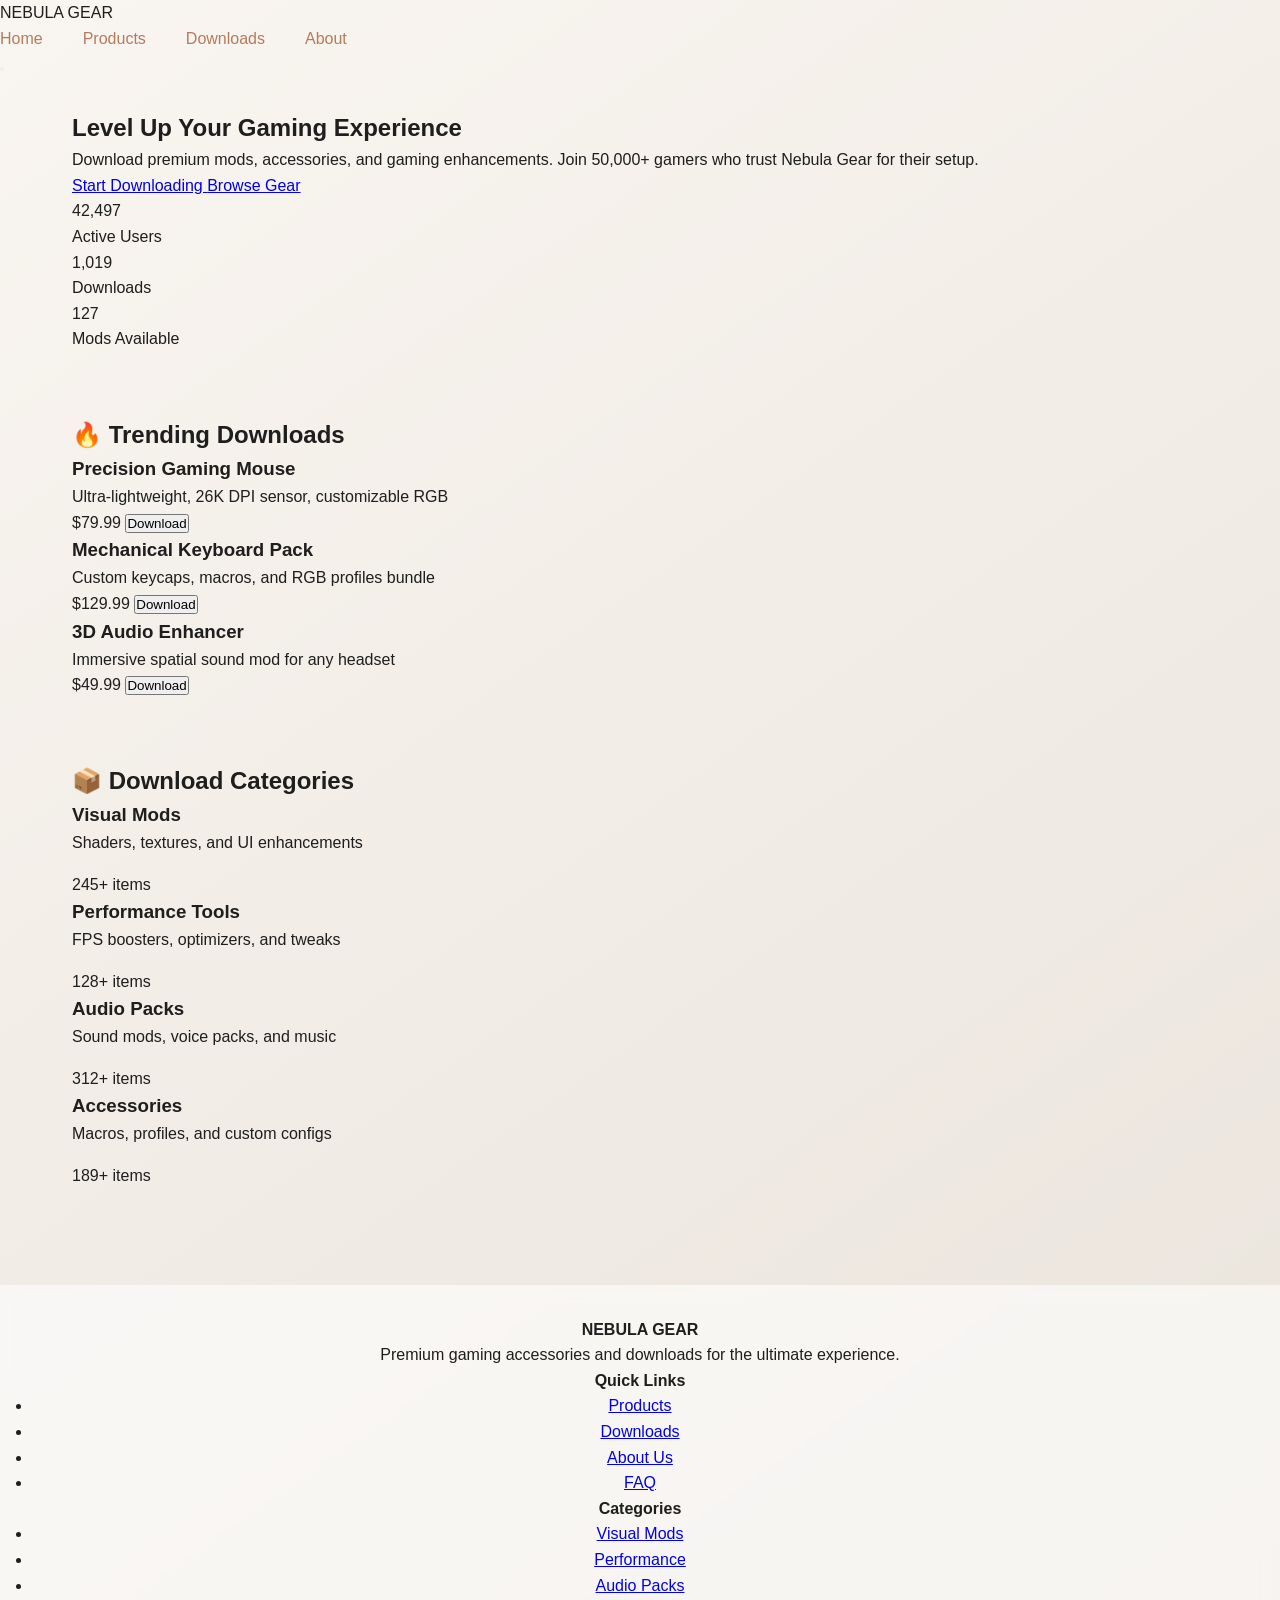
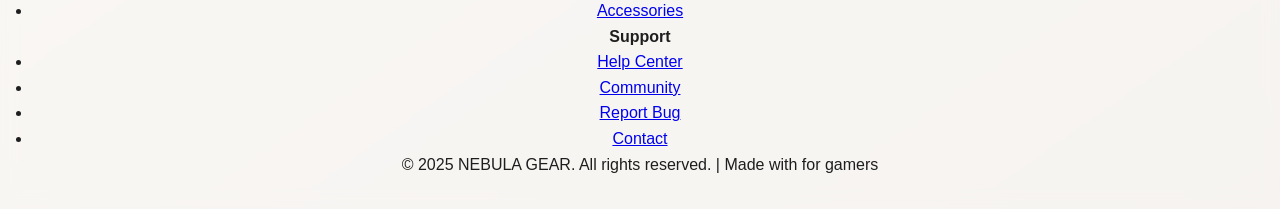
<file: index.html>
<!DOCTYPE html>
<html lang="en">
<head>
  <meta charset="UTF-8">
  <meta name="viewport" content="width=device-width, initial-scale=1.0">
  <meta name="description" content="Download premium gaming accessories, mods, and gear. The ultimate gaming enhancement hub.">
  <title>NEBULA GEAR · Premium Gaming Downloads</title>
  <link rel="stylesheet" href="css/style.css">
  <link rel="stylesheet" href="https://unpkg.com/aos@2.3.1/dist/aos.css">
</head>
<body>
  <!-- Loading Animation -->
  <div class="loader-wrapper">
    <div class="loader"></div>
  </div>

  <!-- Navigation -->
  <nav class="glass-nav">
    <div class="nav-container">
      <div class="logo">
        <i class="fas fa-gamepad"></i>
        <span>NEBULA GEAR</span>
      </div>
      <ul class="nav-links">
        <li><a href="index.html" class="active">Home</a></li>
        <li><a href="products.html">Products</a></li>
        <li><a href="downloads.html">Downloads</a></li>
        <li><a href="about.html">About</a></li>
      </ul>
      <button class="menu-toggle">
        <i class="fas fa-bars"></i>
      </button>
    </div>
  </nav>

  <!-- Hero Section -->
  <section class="hero">
    <div class="container">
      <div class="hero-content">
        <div class="hero-text" data-aos="fade-right">
          <h1>
            Level Up Your
            <span class="gradient-text">Gaming Experience</span>
          </h1>
          <p>Download premium mods, accessories, and gaming enhancements. Join 50,000+ gamers who trust Nebula Gear for their setup.</p>
          <div class="btn-group">
            <a href="downloads.html" class="btn btn-primary">
              <i class="fas fa-download"></i> Start Downloading
            </a>
            <a href="products.html" class="btn btn-outline">
              <i class="fas fa-box"></i> Browse Gear
            </a>
          </div>
          <div class="hero-stats">
            <div class="stat-item">
              <div class="stat-number" data-value="50000">0</div>
              <div class="stat-label">Active Users</div>
            </div>
            <div class="stat-item">
              <div class="stat-number" data-value="1200">0</div>
              <div class="stat-label">Downloads</div>
            </div>
            <div class="stat-item">
              <div class="stat-number" data-value="150">0</div>
              <div class="stat-label">Mods Available</div>
            </div>
          </div>
        </div>
        <div class="hero-visual" data-aos="fade-left">
          <div class="game-controller">
            <i class="fas fa-headset"></i>
            <div class="floating-elements">
              <span></span><span></span><span></span><span></span><span></span>
            </div>
          </div>
        </div>
      </div>
    </div>
  </section>

  <!-- Featured Products -->
  <section class="container" id="featured">
    <h2 class="section-title" data-aos="fade-up">🔥 Trending Downloads</h2>
    <div class="products-grid">
      <div class="product-card" data-aos="fade-up" data-aos-delay="100">
        <div class="product-icon">
          <i class="fas fa-mouse"></i>
        </div>
        <h3>Precision Gaming Mouse</h3>
        <p>Ultra-lightweight, 26K DPI sensor, customizable RGB</p>
        <div class="product-meta">
          <span class="price">$79.99</span>
          <button class="download-btn" onclick="addToCartAnimation('Precision Mouse')">
            <i class="fas fa-download"></i> Download
          </button>
        </div>
      </div>

      <div class="product-card" data-aos="fade-up" data-aos-delay="200">
        <div class="product-icon">
          <i class="fas fa-keyboard"></i>
        </div>
        <h3>Mechanical Keyboard Pack</h3>
        <p>Custom keycaps, macros, and RGB profiles bundle</p>
        <div class="product-meta">
          <span class="price">$129.99</span>
          <button class="download-btn" onclick="addToCartAnimation('Keyboard Pack')">
            <i class="fas fa-download"></i> Download
          </button>
        </div>
      </div>

      <div class="product-card" data-aos="fade-up" data-aos-delay="300">
        <div class="product-icon">
          <i class="fas fa-headphones"></i>
        </div>
        <h3>3D Audio Enhancer</h3>
        <p>Immersive spatial sound mod for any headset</p>
        <div class="product-meta">
          <span class="price">$49.99</span>
          <button class="download-btn" onclick="addToCartAnimation('Audio Enhancer')">
            <i class="fas fa-download"></i> Download
          </button>
        </div>
      </div>
    </div>
  </section>

  <!-- Download Categories -->
  <section class="container">
    <div class="download-section" data-aos="fade-up">
      <h2 class="section-title">📦 Download Categories</h2>
      <div class="download-categories">
        <div class="category-card">
          <i class="fas fa-palette"></i>
          <h3>Visual Mods</h3>
          <p>Shaders, textures, and UI enhancements</p>
          <p style="margin-top: 1rem; color: var(--secondary);">245+ items</p>
        </div>
        <div class="category-card">
          <i class="fas fa-microchip"></i>
          <h3>Performance Tools</h3>
          <p>FPS boosters, optimizers, and tweaks</p>
          <p style="margin-top: 1rem; color: var(--secondary);">128+ items</p>
        </div>
        <div class="category-card">
          <i class="fas fa-volume-up"></i>
          <h3>Audio Packs</h3>
          <p>Sound mods, voice packs, and music</p>
          <p style="margin-top: 1rem; color: var(--secondary);">312+ items</p>
        </div>
        <div class="category-card">
          <i class="fas fa-cog"></i>
          <h3>Accessories</h3>
          <p>Macros, profiles, and custom configs</p>
          <p style="margin-top: 1rem; color: var(--secondary);">189+ items</p>
        </div>
      </div>
    </div>
  </section>

  <!-- Footer -->
  <footer>
    <div class="footer-content">
      <div class="footer-section">
        <h4>NEBULA GEAR</h4>
        <p>Premium gaming accessories and downloads for the ultimate experience.</p>
        <div class="social-links">
          <a href="#"><i class="fab fa-discord"></i></a>
          <a href="#"><i class="fab fa-twitter"></i></a>
          <a href="#"><i class="fab fa-github"></i></a>
          <a href="#"><i class="fab fa-youtube"></i></a>
        </div>
      </div>
      <div class="footer-section">
        <h4>Quick Links</h4>
        <ul>
          <li><a href="products.html">Products</a></li>
          <li><a href="downloads.html">Downloads</a></li>
          <li><a href="about.html">About Us</a></li>
          <li><a href="#">FAQ</a></li>
        </ul>
      </div>
      <div class="footer-section">
        <h4>Categories</h4>
        <ul>
          <li><a href="#">Visual Mods</a></li>
          <li><a href="#">Performance</a></li>
          <li><a href="#">Audio Packs</a></li>
          <li><a href="#">Accessories</a></li>
        </ul>
      </div>
      <div class="footer-section">
        <h4>Support</h4>
        <ul>
          <li><a href="#">Help Center</a></li>
          <li><a href="#">Community</a></li>
          <li><a href="#">Report Bug</a></li>
          <li><a href="#">Contact</a></li>
        </ul>
      </div>
    </div>
    <div class="footer-bottom">
      <p>&copy; 2025 NEBULA GEAR. All rights reserved. | Made with <i class="fas fa-heart" style="color: var(--accent);"></i> for gamers</p>
    </div>
  </footer>

  <!-- Scripts -->
  <script src="https://unpkg.com/aos@2.3.1/dist/aos.js"></script>
  <script src="js/main.js"></script>
</body>
</html>
</file>
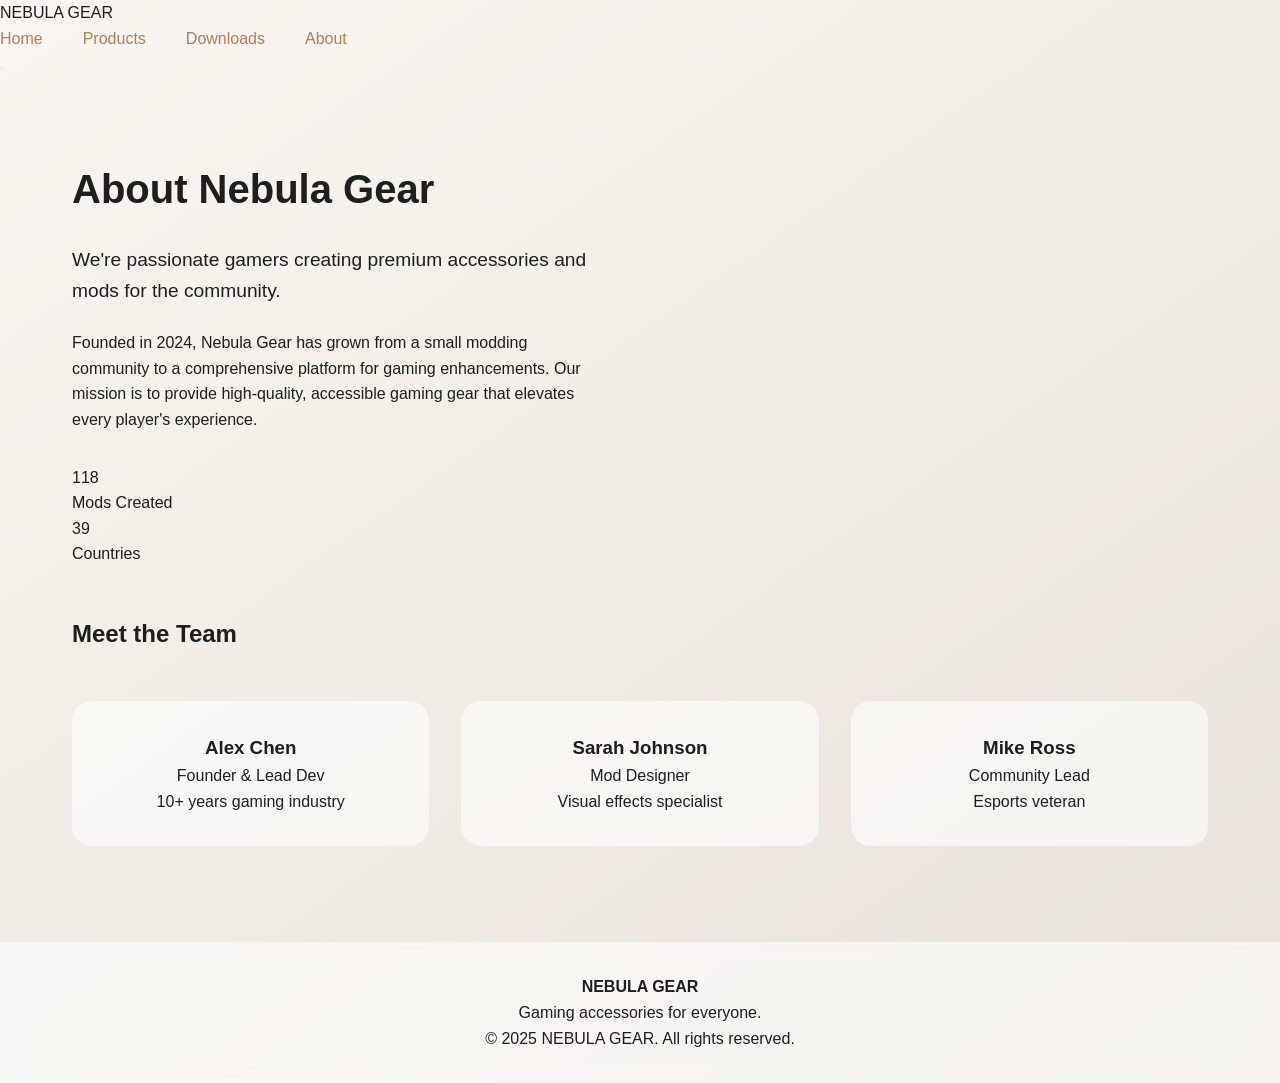
<file: about.html>
<!DOCTYPE html>
<html lang="en">
<head>
  <meta charset="UTF-8">
  <meta name="viewport" content="width=device-width, initial-scale=1.0">
  <title>About · NEBULA GEAR</title>
  <link rel="stylesheet" href="css/style.css">
  <link rel="stylesheet" href="https://unpkg.com/aos@2.3.1/dist/aos.css">
  <style>
    .about-section {
      display: grid;
      grid-template-columns: 1fr 1fr;
      gap: 4rem;
      align-items: center;
      margin: 3rem 0;
    }
    
    .about-content h2 {
      font-family: 'Space Grotesk', sans-serif;
      font-size: 2.5rem;
      margin-bottom: 1.5rem;
    }
    
    .team-grid {
      display: grid;
      grid-template-columns: repeat(auto-fit, minmax(200px, 1fr));
      gap: 2rem;
      margin-top: 3rem;
    }
    
    .team-member {
      text-align: center;
      padding: 2rem;
      background: var(--glass);
      border-radius: 20px;
      border: 1px solid var(--glass-border);
      transition: var(--transition);
    }
    
    .team-member:hover {
      transform: translateY(-10px);
      border-color: var(--primary);
    }
    
    .team-member i {
      font-size: 4rem;
      color: var(--primary);
      margin-bottom: 1rem;
    }
    
    @media (max-width: 768px) {
      .about-section {
        grid-template-columns: 1fr;
      }
    }
  </style>
</head>
<body>
  <div class="loader-wrapper">
    <div class="loader"></div>
  </div>

  <nav class="glass-nav">
    <div class="nav-container">
      <div class="logo">
        <i class="fas fa-gamepad"></i>
        <span>NEBULA GEAR</span>
      </div>
      <ul class="nav-links">
        <li><a href="index.html">Home</a></li>
        <li><a href="products.html">Products</a></li>
        <li><a href="downloads.html">Downloads</a></li>
        <li><a href="about.html" class="active">About</a></li>
      </ul>
      <button class="menu-toggle">
        <i class="fas fa-bars"></i>
      </button>
    </div>
  </nav>

  <div class="container">
    <div class="about-section">
      <div class="about-content" data-aos="fade-right">
        <h2 class="gradient-text">About Nebula Gear</h2>
        <p style="font-size: 1.2rem; margin-bottom: 1.5rem;">We're passionate gamers creating premium accessories and mods for the community.</p>
        <p>Founded in 2024, Nebula Gear has grown from a small modding community to a comprehensive platform for gaming enhancements. Our mission is to provide high-quality, accessible gaming gear that elevates every player's experience.</p>
        <div class="hero-stats" style="margin-top: 2rem; justify-content: flex-start;">
          <div class="stat-item">
            <div class="stat-number" data-value="150">0</div>
            <div class="stat-label">Mods Created</div>
          </div>
          <div class="stat-item">
            <div class="stat-number" data-value="50">0</div>
            <div class="stat-label">Countries</div>
          </div>
        </div>
      </div>
      <div class="hero-visual" data-aos="fade-left">
        <div class="game-controller" style="height: 300px;">
          <i class="fas fa-users" style="font-size: 6rem;"></i>
        </div>
      </div>
    </div>

    <h2 class="section-title" data-aos="fade-up">Meet the Team</h2>
    <div class="team-grid">
      <div class="team-member" data-aos="fade-up" data-aos-delay="100">
        <i class="fas fa-user-astronaut"></i>
        <h3>Alex Chen</h3>
        <p style="color: var(--secondary);">Founder & Lead Dev</p>
        <p>10+ years gaming industry</p>
      </div>
      <div class="team-member" data-aos="fade-up" data-aos-delay="200">
        <i class="fas fa-user-ninja"></i>
        <h3>Sarah Johnson</h3>
        <p style="color: var(--secondary);">Mod Designer</p>
        <p>Visual effects specialist</p>
      </div>
      <div class="team-member" data-aos="fade-up" data-aos-delay="300">
        <i class="fas fa-user-secret"></i>
        <h3>Mike Ross</h3>
        <p style="color: var(--secondary);">Community Lead</p>
        <p>Esports veteran</p>
      </div>
    </div>
  </div>

  <footer>
    <div class="footer-content">
      <div class="footer-section">
        <h4>NEBULA GEAR</h4>
        <p>Gaming accessories for everyone.</p>
        <div class="social-links">
          <a href="#"><i class="fab fa-discord"></i></a>
          <a href="#"><i class="fab fa-twitter"></i></a>
          <a href="#"><i class="fab fa-github"></i></a>
        </div>
      </div>
    </div>
    <div class="footer-bottom">
      <p>&copy; 2025 NEBULA GEAR. All rights reserved.</p>
    </div>
  </footer>

  <script src="https://unpkg.com/aos@2.3.1/dist/aos.js"></script>
  <script src="js/main.js"></script>
</body>
</html>
</file>
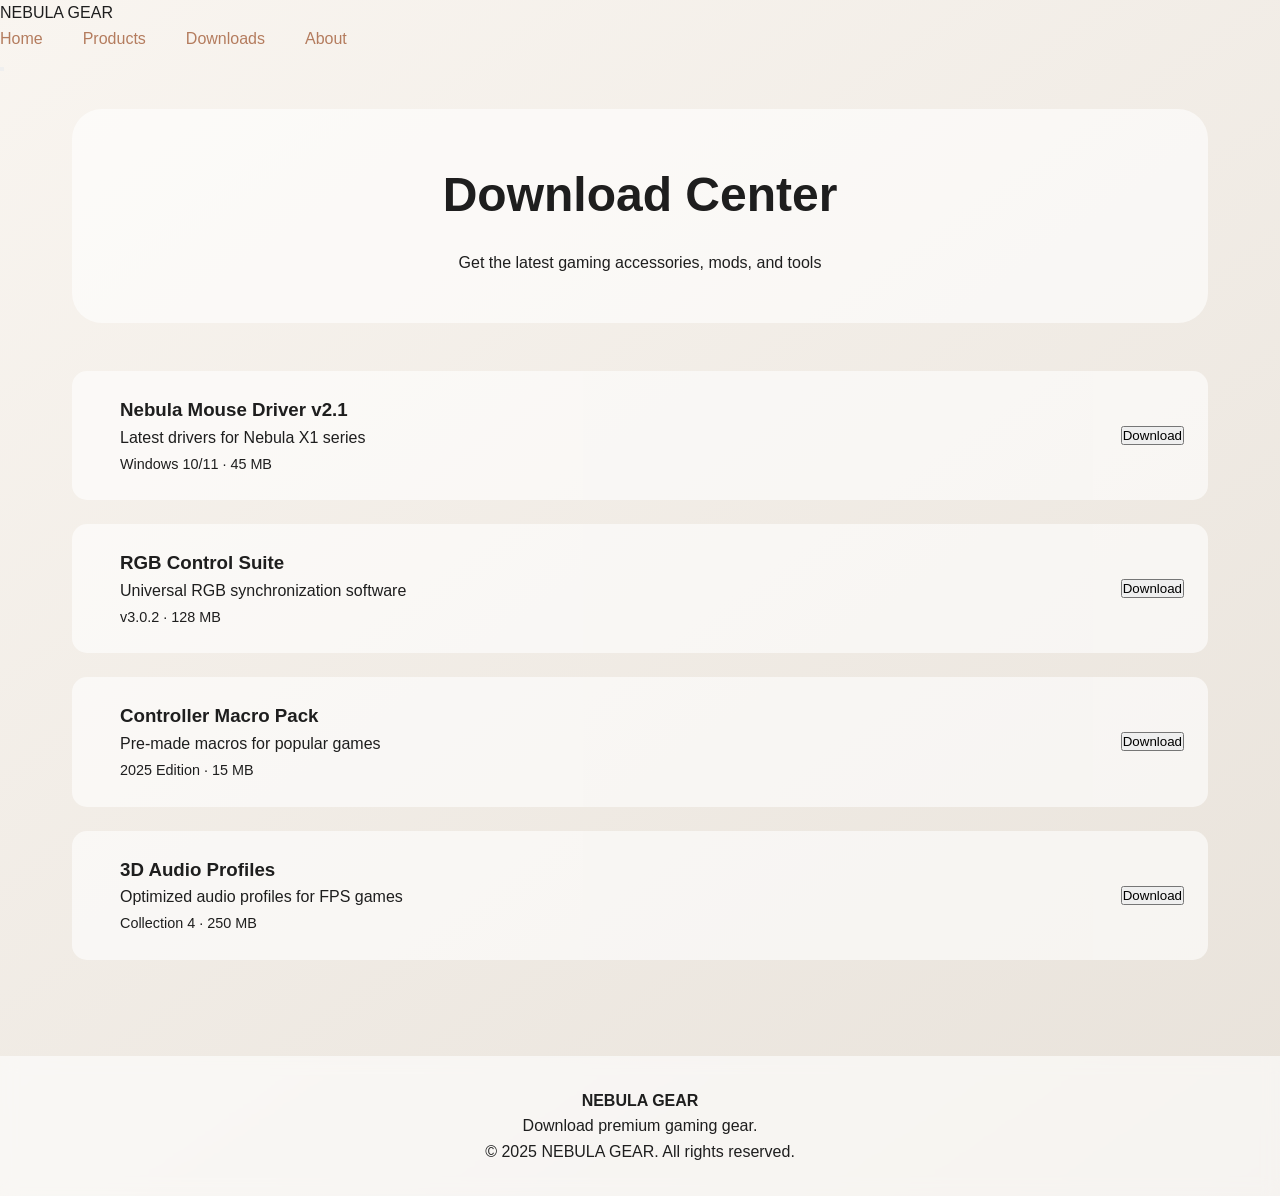
<file: downloads.html>
<!DOCTYPE html>
<html lang="en">
<head>
  <meta charset="UTF-8">
  <meta name="viewport" content="width=device-width, initial-scale=1.0">
  <title>Downloads · NEBULA GEAR</title>
  <link rel="stylesheet" href="css/style.css">
  <link rel="stylesheet" href="https://unpkg.com/aos@2.3.1/dist/aos.css">
  <style>
    .download-hero {
      text-align: center;
      padding: 3rem;
      background: var(--glass);
      border-radius: 30px;
      margin-bottom: 3rem;
    }
    
    .download-list {
      display: grid;
      gap: 1.5rem;
    }
    
    .download-item {
      display: flex;
      align-items: center;
      justify-content: space-between;
      padding: 1.5rem;
      background: var(--glass);
      border: 1px solid var(--glass-border);
      border-radius: 15px;
      transition: var(--transition);
    }
    
    .download-item:hover {
      border-color: var(--primary);
      transform: translateX(10px);
      box-shadow: var(--glow);
    }
    
    .download-info {
      display: flex;
      align-items: center;
      gap: 1.5rem;
    }
    
    .download-info i {
      font-size: 2rem;
      color: var(--primary);
    }
    
    .version {
      color: var(--secondary);
      font-size: 0.9rem;
    }
    
    .download-actions {
      display: flex;
      gap: 1rem;
    }
  </style>
</head>
<body>
  <div class="loader-wrapper">
    <div class="loader"></div>
  </div>

  <nav class="glass-nav">
    <div class="nav-container">
      <div class="logo">
        <i class="fas fa-gamepad"></i>
        <span>NEBULA GEAR</span>
      </div>
      <ul class="nav-links">
        <li><a href="index.html">Home</a></li>
        <li><a href="products.html">Products</a></li>
        <li><a href="downloads.html" class="active">Downloads</a></li>
        <li><a href="about.html">About</a></li>
      </ul>
      <button class="menu-toggle">
        <i class="fas fa-bars"></i>
      </button>
    </div>
  </nav>

  <div class="container">
    <div class="download-hero" data-aos="fade-down">
      <h1 class="gradient-text" style="font-size: 3rem; margin-bottom: 1rem;">Download Center</h1>
      <p>Get the latest gaming accessories, mods, and tools</p>
    </div>

    <div class="download-list">
      <div class="download-item" data-aos="fade-right">
        <div class="download-info">
          <i class="fas fa-cube"></i>
          <div>
            <h3>Nebula Mouse Driver v2.1</h3>
            <p>Latest drivers for Nebula X1 series</p>
            <span class="version">Windows 10/11 · 45 MB</span>
          </div>
        </div>
        <div class="download-actions">
          <button class="download-btn"><i class="fas fa-download"></i> Download</button>
        </div>
      </div>

      <div class="download-item" data-aos="fade-right" data-aos-delay="100">
        <div class="download-info">
          <i class="fas fa-sliders-h"></i>
          <div>
            <h3>RGB Control Suite</h3>
            <p>Universal RGB synchronization software</p>
            <span class="version">v3.0.2 · 128 MB</span>
          </div>
        </div>
        <div class="download-actions">
          <button class="download-btn"><i class="fas fa-download"></i> Download</button>
        </div>
      </div>

      <div class="download-item" data-aos="fade-right" data-aos-delay="200">
        <div class="download-info">
          <i class="fas fa-gamepad"></i>
          <div>
            <h3>Controller Macro Pack</h3>
            <p>Pre-made macros for popular games</p>
            <span class="version">2025 Edition · 15 MB</span>
          </div>
        </div>
        <div class="download-actions">
          <button class="download-btn"><i class="fas fa-download"></i> Download</button>
        </div>
      </div>

      <div class="download-item" data-aos="fade-right" data-aos-delay="300">
        <div class="download-info">
          <i class="fas fa-headphones"></i>
          <div>
            <h3>3D Audio Profiles</h3>
            <p>Optimized audio profiles for FPS games</p>
            <span class="version">Collection 4 · 250 MB</span>
          </div>
        </div>
        <div class="download-actions">
          <button class="download-btn"><i class="fas fa-download"></i> Download</button>
        </div>
      </div>
    </div>
  </div>

  <footer>
    <div class="footer-content">
      <div class="footer-section">
        <h4>NEBULA GEAR</h4>
        <p>Download premium gaming gear.</p>
      </div>
    </div>
    <div class="footer-bottom">
      <p>&copy; 2025 NEBULA GEAR. All rights reserved.</p>
    </div>
  </footer>

  <script src="https://unpkg.com/aos@2.3.1/dist/aos.js"></script>
  <script src="js/main.js"></script>
</body>
</html>
</file>
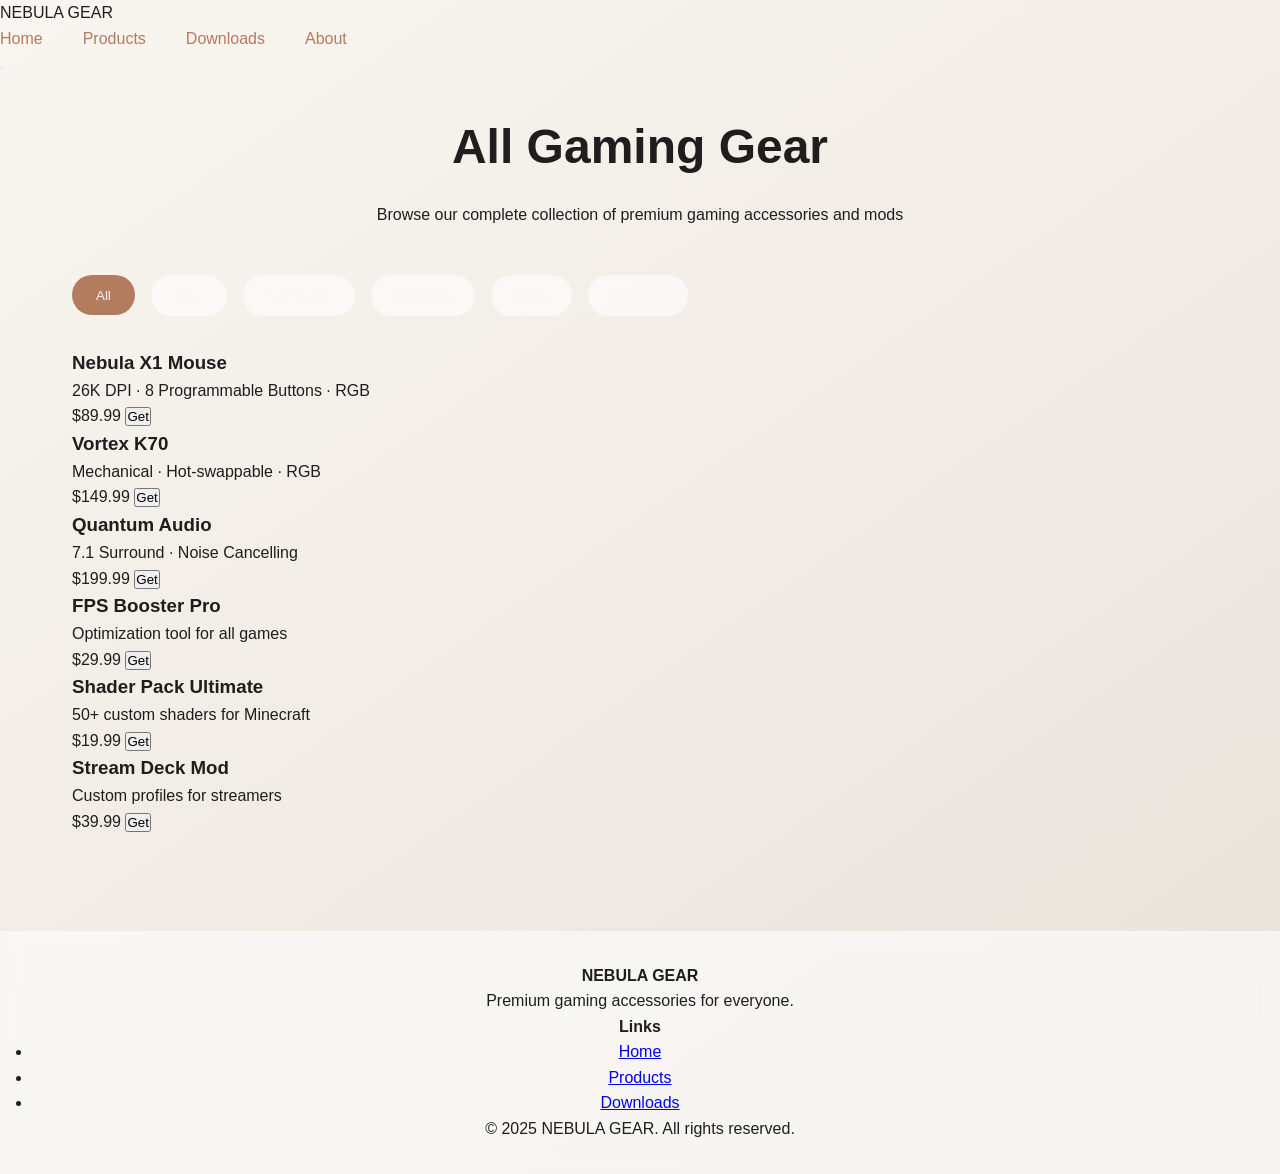
<file: products.html>
<!DOCTYPE html>
<html lang="en">
<head>
  <meta charset="UTF-8">
  <meta name="viewport" content="width=device-width, initial-scale=1.0">
  <title>Products · NEBULA GEAR</title>
  <link rel="stylesheet" href="css/style.css">
  <link rel="stylesheet" href="https://unpkg.com/aos@2.3.1/dist/aos.css">
  <style>
    .filter-bar {
      display: flex;
      gap: 1rem;
      margin-bottom: 2rem;
      flex-wrap: wrap;
    }
    
    .filter-btn {
      padding: 0.8rem 1.5rem;
      background: var(--glass);
      border: 1px solid var(--glass-border);
      border-radius: 30px;
      color: var(--light);
      cursor: pointer;
      transition: var(--transition);
    }
    
    .filter-btn:hover,
    .filter-btn.active {
      background: var(--primary);
      border-color: var(--primary);
      box-shadow: var(--glow);
    }
    
    .products-header {
      text-align: center;
      margin-bottom: 3rem;
    }
    
    .products-header h1 {
      font-family: 'Space Grotesk', sans-serif;
      font-size: 3rem;
      margin-bottom: 1rem;
    }
  </style>
</head>
<body>
  <div class="loader-wrapper">
    <div class="loader"></div>
  </div>

  <nav class="glass-nav">
    <div class="nav-container">
      <div class="logo">
        <i class="fas fa-gamepad"></i>
        <span>NEBULA GEAR</span>
      </div>
      <ul class="nav-links">
        <li><a href="index.html">Home</a></li>
        <li><a href="products.html" class="active">Products</a></li>
        <li><a href="downloads.html">Downloads</a></li>
        <li><a href="about.html">About</a></li>
      </ul>
      <button class="menu-toggle">
        <i class="fas fa-bars"></i>
      </button>
    </div>
  </nav>

  <div class="container">
    <div class="products-header" data-aos="fade-down">
      <h1 class="gradient-text">All Gaming Gear</h1>
      <p>Browse our complete collection of premium gaming accessories and mods</p>
    </div>

    <div class="filter-bar" data-aos="fade-up">
      <button class="filter-btn active">All</button>
      <button class="filter-btn">Mice</button>
      <button class="filter-btn">Keyboards</button>
      <button class="filter-btn">Headsets</button>
      <button class="filter-btn">Mods</button>
      <button class="filter-btn">Software</button>
    </div>

    <div class="products-grid">
      <!-- Extended product list -->
      <div class="product-card" data-aos="fade-up">
        <div class="product-icon"><i class="fas fa-mouse"></i></div>
        <h3>Nebula X1 Mouse</h3>
        <p>26K DPI · 8 Programmable Buttons · RGB</p>
        <div class="product-meta">
          <span class="price">$89.99</span>
          <button class="download-btn"><i class="fas fa-download"></i> Get</button>
        </div>
      </div>
      
      <div class="product-card" data-aos="fade-up" data-aos-delay="100">
        <div class="product-icon"><i class="fas fa-keyboard"></i></div>
        <h3>Vortex K70</h3>
        <p>Mechanical · Hot-swappable · RGB</p>
        <div class="product-meta">
          <span class="price">$149.99</span>
          <button class="download-btn"><i class="fas fa-download"></i> Get</button>
        </div>
      </div>
      
      <div class="product-card" data-aos="fade-up" data-aos-delay="200">
        <div class="product-icon"><i class="fas fa-headphones"></i></div>
        <h3>Quantum Audio</h3>
        <p>7.1 Surround · Noise Cancelling</p>
        <div class="product-meta">
          <span class="price">$199.99</span>
          <button class="download-btn"><i class="fas fa-download"></i> Get</button>
        </div>
      </div>
      
      <div class="product-card" data-aos="fade-up">
        <div class="product-icon"><i class="fas fa-desktop"></i></div>
        <h3>FPS Booster Pro</h3>
        <p>Optimization tool for all games</p>
        <div class="product-meta">
          <span class="price">$29.99</span>
          <button class="download-btn"><i class="fas fa-download"></i> Get</button>
        </div>
      </div>
      
      <div class="product-card" data-aos="fade-up" data-aos-delay="100">
        <div class="product-icon"><i class="fas fa-paint-brush"></i></div>
        <h3>Shader Pack Ultimate</h3>
        <p>50+ custom shaders for Minecraft</p>
        <div class="product-meta">
          <span class="price">$19.99</span>
          <button class="download-btn"><i class="fas fa-download"></i> Get</button>
        </div>
      </div>
      
      <div class="product-card" data-aos="fade-up" data-aos-delay="200">
        <div class="product-icon"><i class="fas fa-microphone"></i></div>
        <h3>Stream Deck Mod</h3>
        <p>Custom profiles for streamers</p>
        <div class="product-meta">
          <span class="price">$39.99</span>
          <button class="download-btn"><i class="fas fa-download"></i> Get</button>
        </div>
      </div>
    </div>
  </div>

  <footer>
    <div class="footer-content">
      <div class="footer-section">
        <h4>NEBULA GEAR</h4>
        <p>Premium gaming accessories for everyone.</p>
        <div class="social-links">
          <a href="#"><i class="fab fa-discord"></i></a>
          <a href="#"><i class="fab fa-twitter"></i></a>
          <a href="#"><i class="fab fa-github"></i></a>
        </div>
      </div>
      <div class="footer-section">
        <h4>Links</h4>
        <ul>
          <li><a href="index.html">Home</a></li>
          <li><a href="products.html">Products</a></li>
          <li><a href="downloads.html">Downloads</a></li>
        </ul>
      </div>
    </div>
    <div class="footer-bottom">
      <p>&copy; 2025 NEBULA GEAR. All rights reserved.</p>
    </div>
  </footer>

  <script src="https://unpkg.com/aos@2.3.1/dist/aos.js"></script>
  <script src="js/main.js"></script>
  <script>
    // Filter functionality
    document.querySelectorAll('.filter-btn').forEach(btn => {
      btn.addEventListener('click', function() {
        document.querySelectorAll('.filter-btn').forEach(b => b.classList.remove('active'));
        this.classList.add('active');
        // Add filter logic here
      });
    });
  </script>
</body>
</html>
</file>
<file: css/style.css>
/* Global styles that apply to all pages */
:root {
  --primary: #b47c5e;
  --dark: #2a241f;
  --light: #f9f5f0;
  --accent: #9f755c;
  --glass: rgba(255, 255, 255, 0.6);
}

* {
  margin: 0;
  padding: 0;
  box-sizing: border-box;
}

body {
  font-family: 'Inter', sans-serif;
  background: linear-gradient(145deg, #f9f5f0 0%, #e8e2da 100%);
  min-height: 100vh;
  color: #1e1e1e;
  line-height: 1.6;
}

/* Navigation - consistent across all pages */
.navbar {
  display: flex;
  justify-content: space-between;
  align-items: center;
  padding: 1.5rem 3rem;
  background: var(--glass);
  backdrop-filter: blur(12px);
  position: sticky;
  top: 0;
  z-index: 100;
}

.nav-links {
  display: flex;
  gap: 2.5rem;
  list-style: none;
}

.nav-links a {
  text-decoration: none;
  color: var(--dark);
  font-weight: 500;
  transition: color 0.2s;
}

.nav-links a:hover,
.nav-links a.active {
  color: var(--primary);
}

/* Container for content */
.container {
  max-width: 1200px;
  margin: 0 auto;
  padding: 2rem;
}

/* Footer - consistent across pages */
footer {
  text-align: center;
  padding: 2rem;
  background: var(--glass);
  backdrop-filter: blur(8px);
  margin-top: 4rem;
}
</file>
